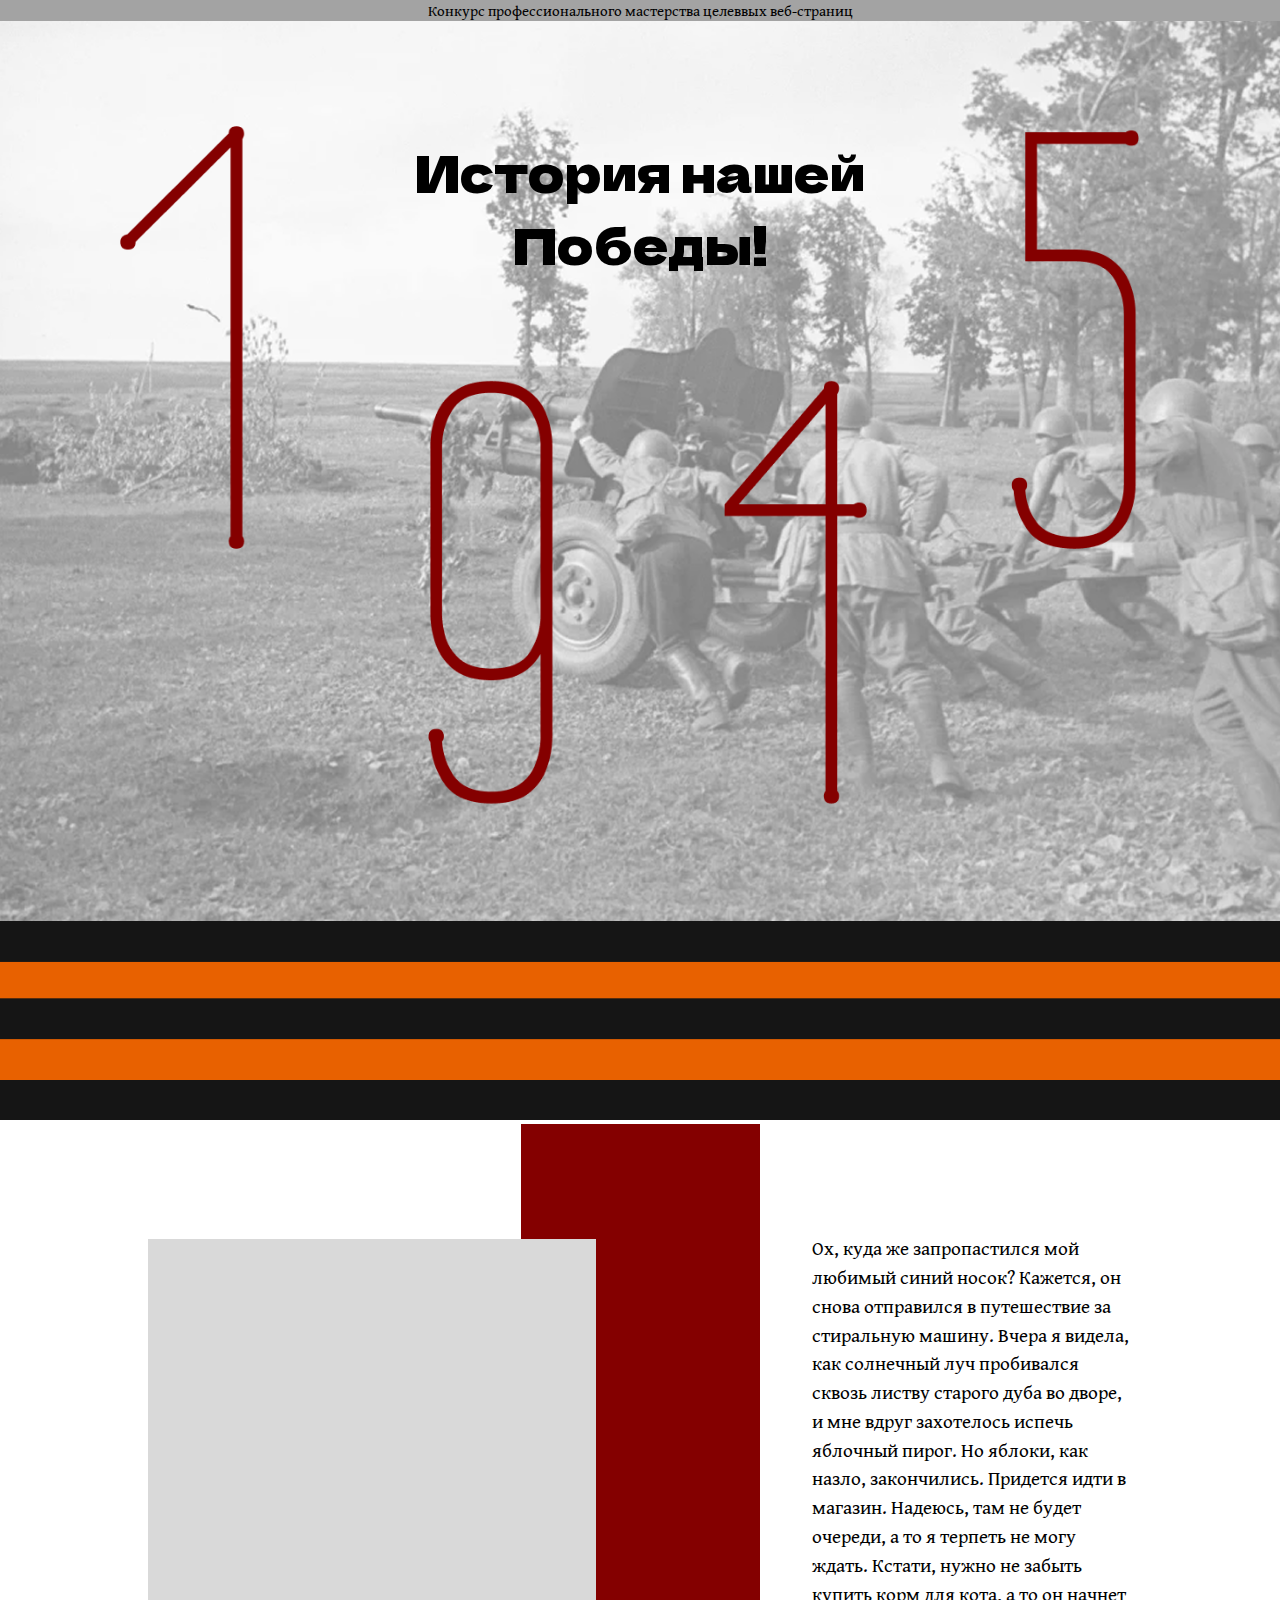
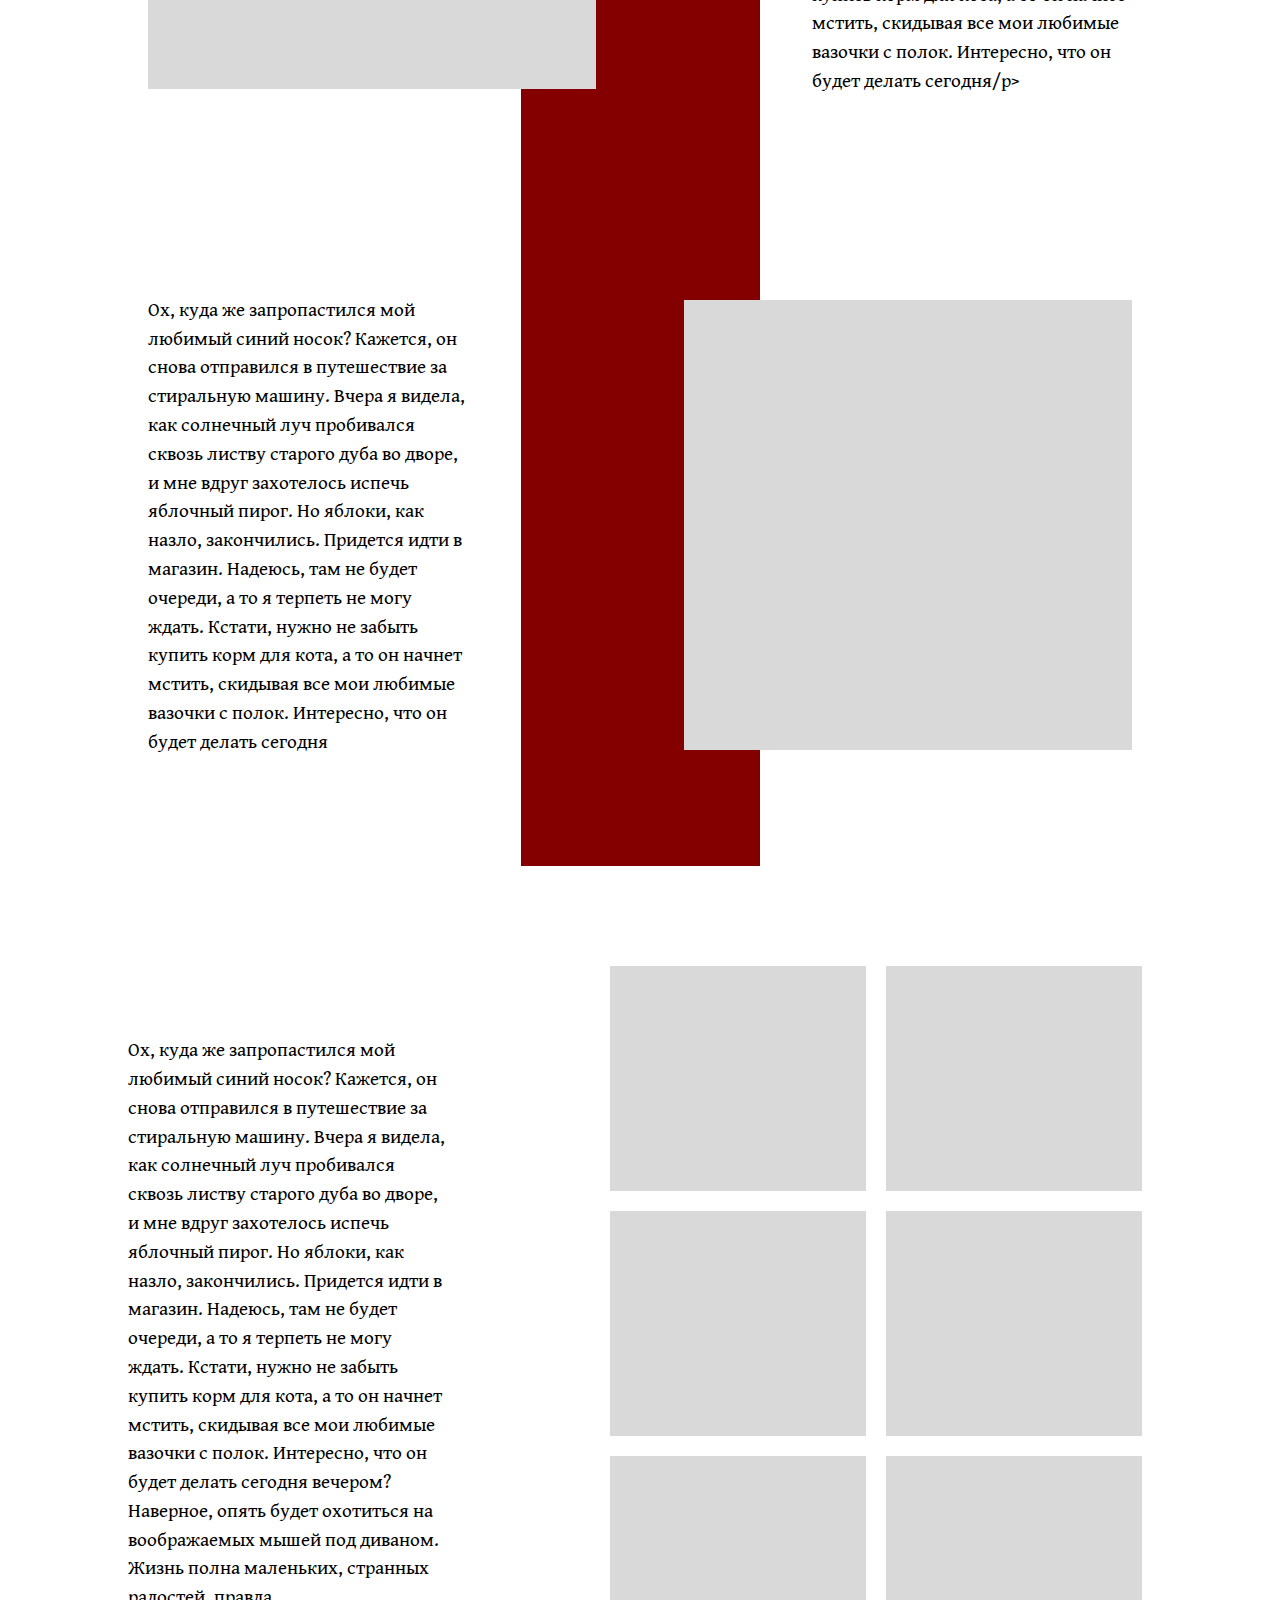
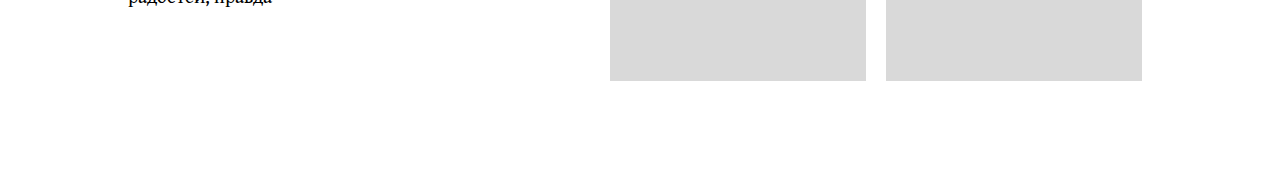
<file: index.html>
<!DOCTYPE html>
<html lang="ru">
<head>
    <meta charset="UTF-8">
    <meta name="viewport" content="width=device-width, initial-scale=1.0">
    <link rel="stylesheet" href="css/style.css">
    <title>конкурс</title>
</head>
<body>
    <header>
        <p class="textheader">Конкурс профессионального мастерства целеввых веб-страниц</p>
    </header>
    <section class="main center">
        <img src="img/numbers.png" alt="" class="numbers">
        <p class="name center">История нашей Победы!</p>
    </section>
    <img src="img/Group 1 (7).png" alt="" class="lenta">
    <section class="first">
        <div class="d-flex card">
            <img src="img/Rectangle 2.png" alt="" class="img">
            <p class="maintext textcontainer">Ох, куда же запропастился мой любимый синий носок? Кажется, он снова отправился в путешествие за стиральную машину. Вчера я видела, как солнечный луч пробивался сквозь листву старого дуба во дворе, и мне вдруг захотелось испечь яблочный пирог. Но яблоки, как назло, закончились. Придется идти в магазин. Надеюсь, там не будет очереди, а то я терпеть не могу ждать. Кстати, нужно не забыть купить корм для кота, а то он начнет мстить, скидывая все мои любимые вазочки с полок. Интересно, что он будет делать сегодня/p>
        </div> 
        <div class="d-flex card">
            <p class="maintext textcontainer">Ох, куда же запропастился мой любимый синий носок? Кажется, он снова отправился в путешествие за стиральную машину. Вчера я видела, как солнечный луч пробивался сквозь листву старого дуба во дворе, и мне вдруг захотелось испечь яблочный пирог. Но яблоки, как назло, закончились. Придется идти в магазин. Надеюсь, там не будет очереди, а то я терпеть не могу ждать. Кстати, нужно не забыть купить корм для кота, а то он начнет мстить, скидывая все мои любимые вазочки с полок. Интересно, что он будет делать сегодня</p>
                <img src="img/Rectangle 2.png" alt="" class="img">
        </div> 
    </section>
    <section class="second">
        <div class="d-flex card">
            <p class="maintext textcontainer">Ох, куда же запропастился мой любимый синий носок? Кажется, он снова отправился в путешествие за стиральную машину. Вчера я видела, как солнечный луч пробивался сквозь листву старого дуба во дворе, и мне вдруг захотелось испечь яблочный пирог. Но яблоки, как назло, закончились. Придется идти в магазин. Надеюсь, там не будет очереди, а то я терпеть не могу ждать. Кстати, нужно не забыть купить корм для кота, а то он начнет мстить, скидывая все мои любимые вазочки с полок. Интересно, что он будет делать сегодня вечером? Наверное, опять будет охотиться на воображаемых мышей под диваном. Жизнь полна маленьких, странных радостей, правда</p>
            <div>
                <div class="d-flex imggal">
                    <img src="img/Rectangle 2.png" alt="" class="gallery">
                    <img src="img/Rectangle 2.png" alt="" class="gallery">
                </div>
                <div class="d-flex imggal">
                    <img src="img/Rectangle 2.png" alt="" class="gallery">
                    <img src="img/Rectangle 2.png" alt="" class="gallery">
                </div>
                <div class="d-flex imggal">
                    <img src="img/Rectangle 2.png" alt="" class="gallery">
                    <img src="img/Rectangle 2.png" alt="" class="gallery">
                </div>
            </div>
        </div>
    </section>
</body>
</html>
</file>
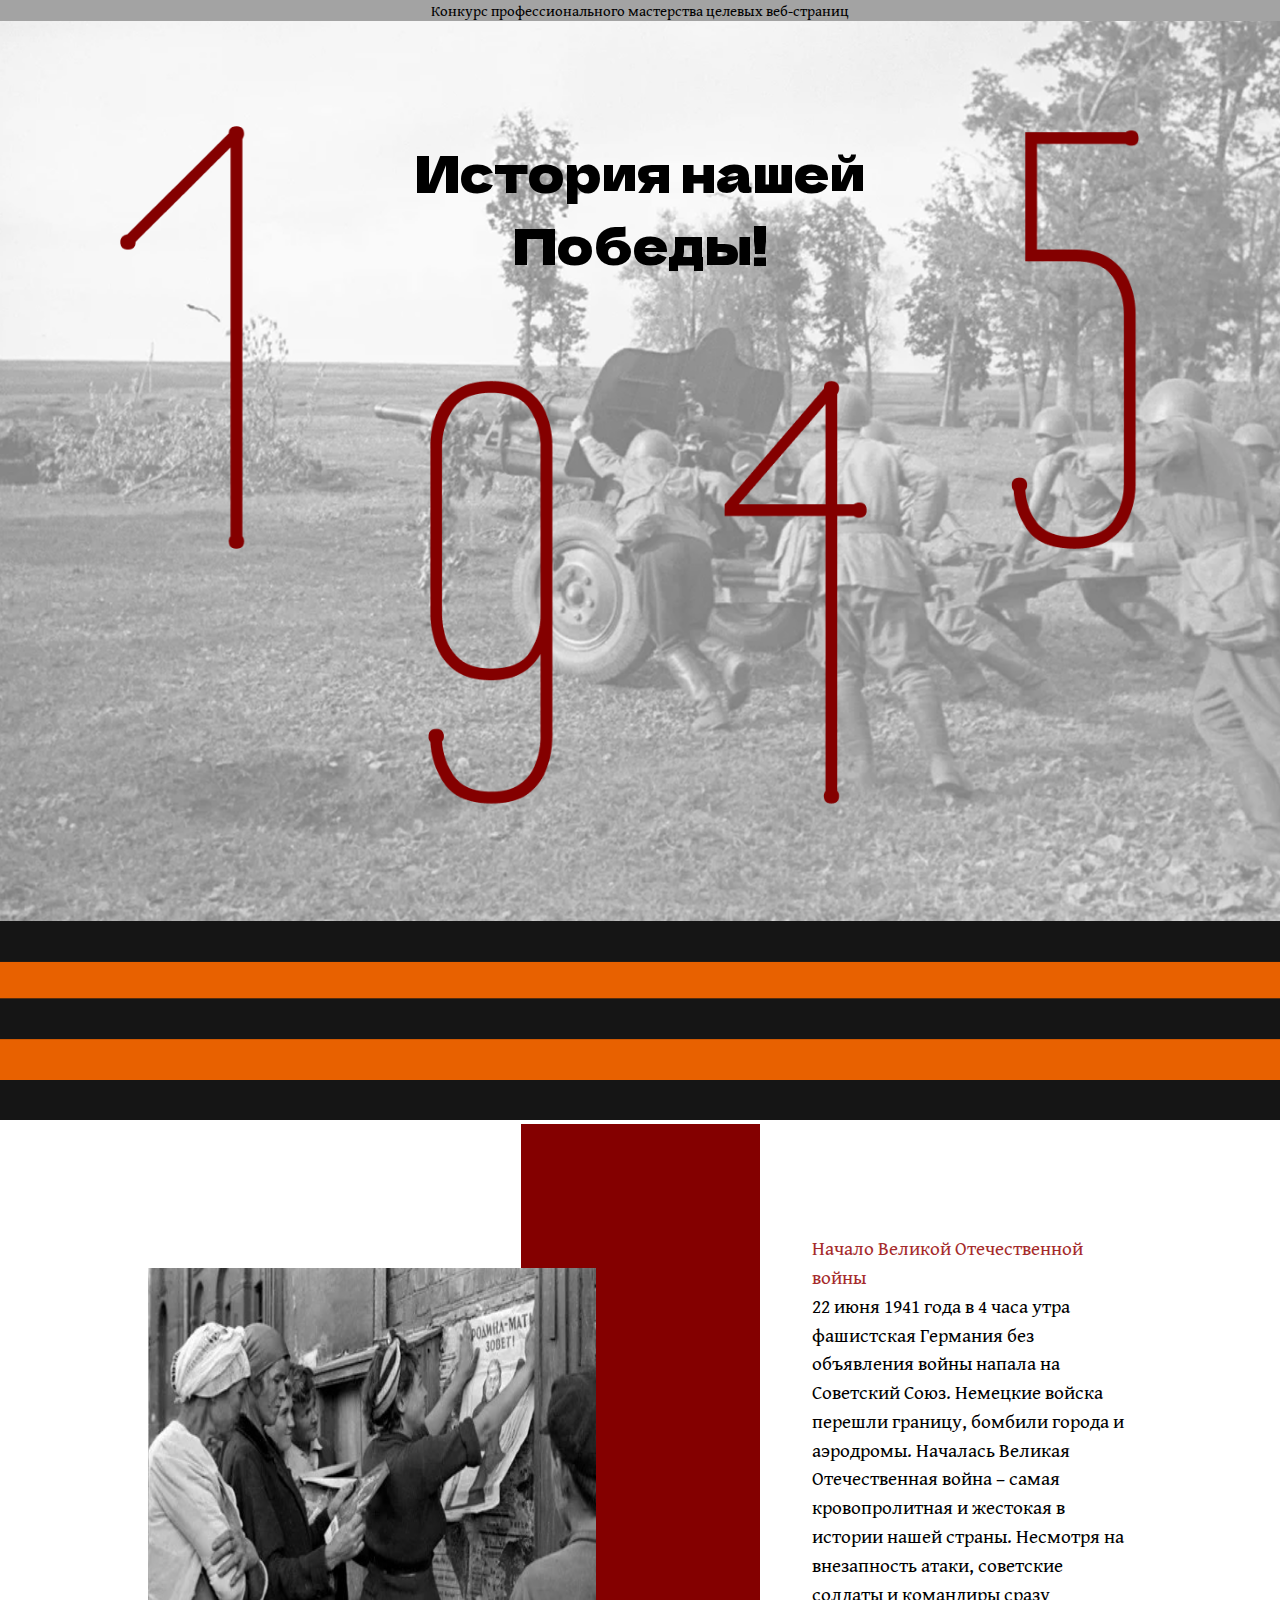
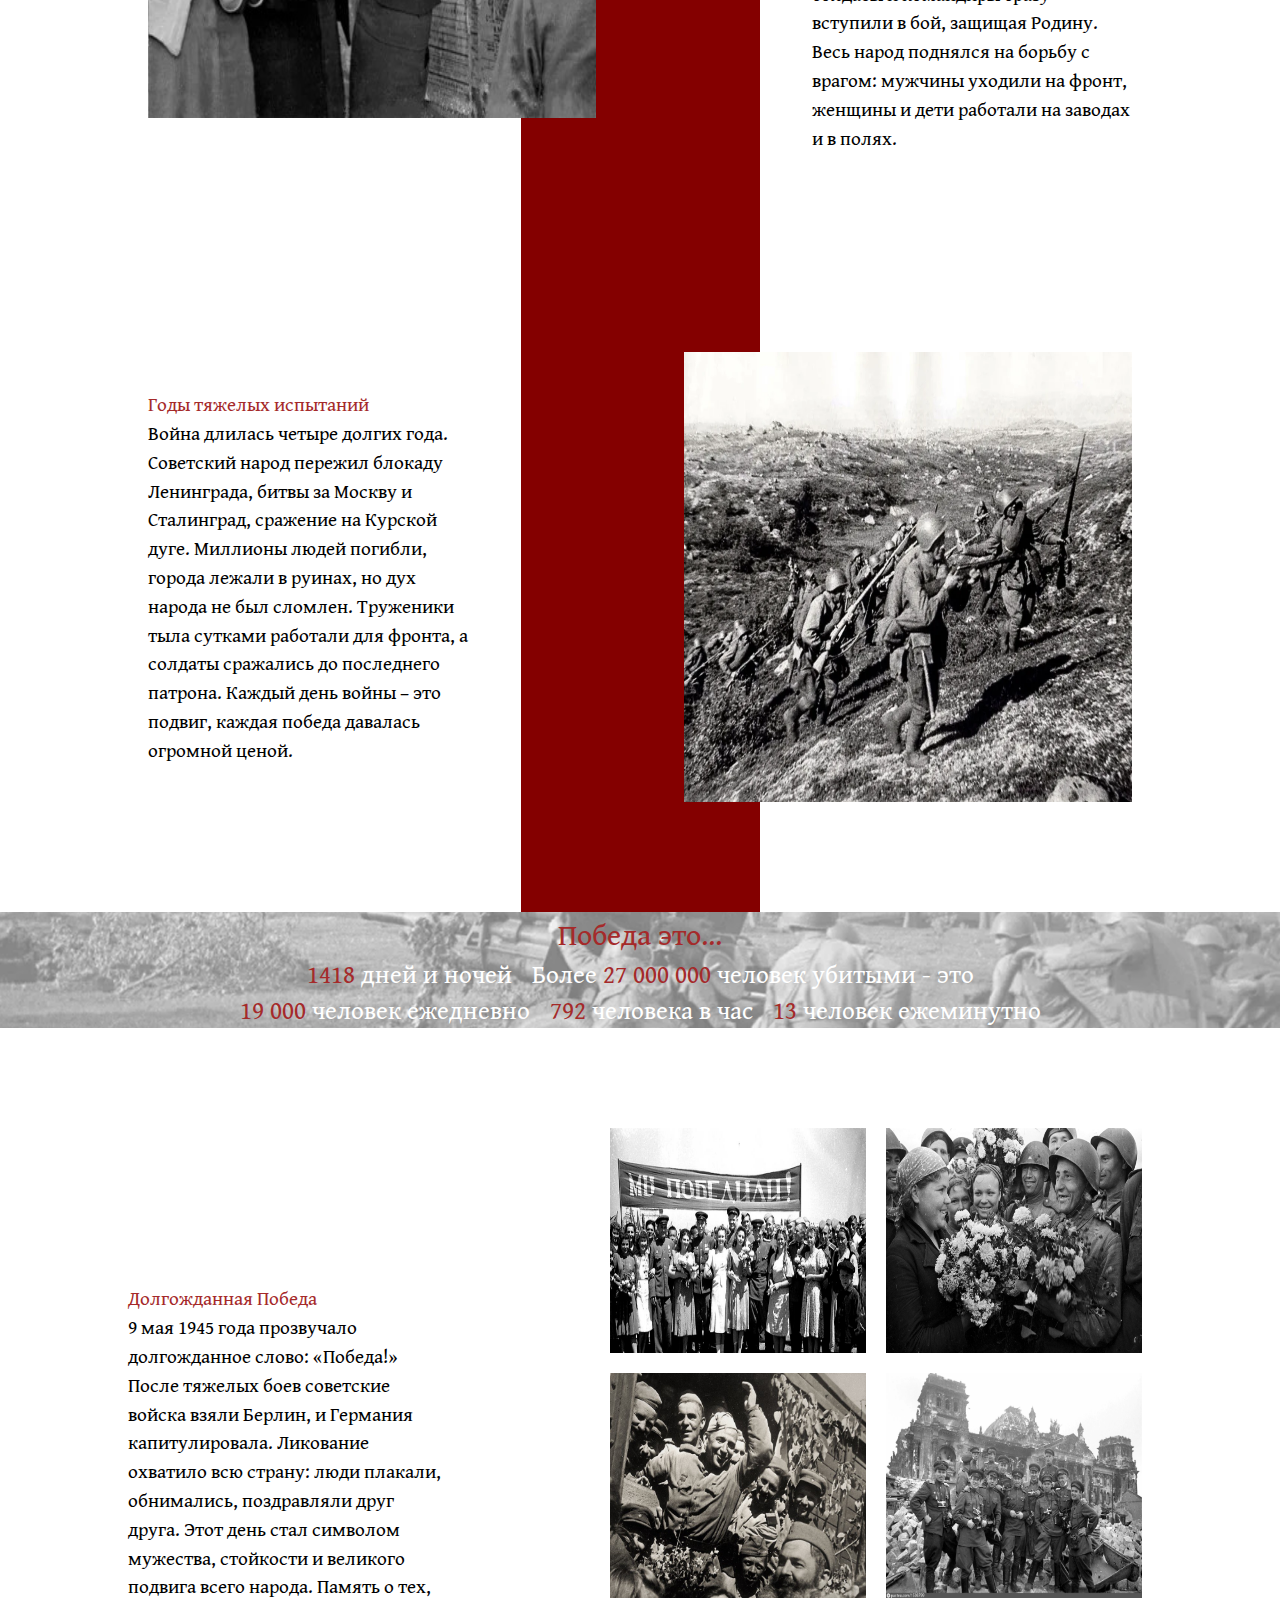
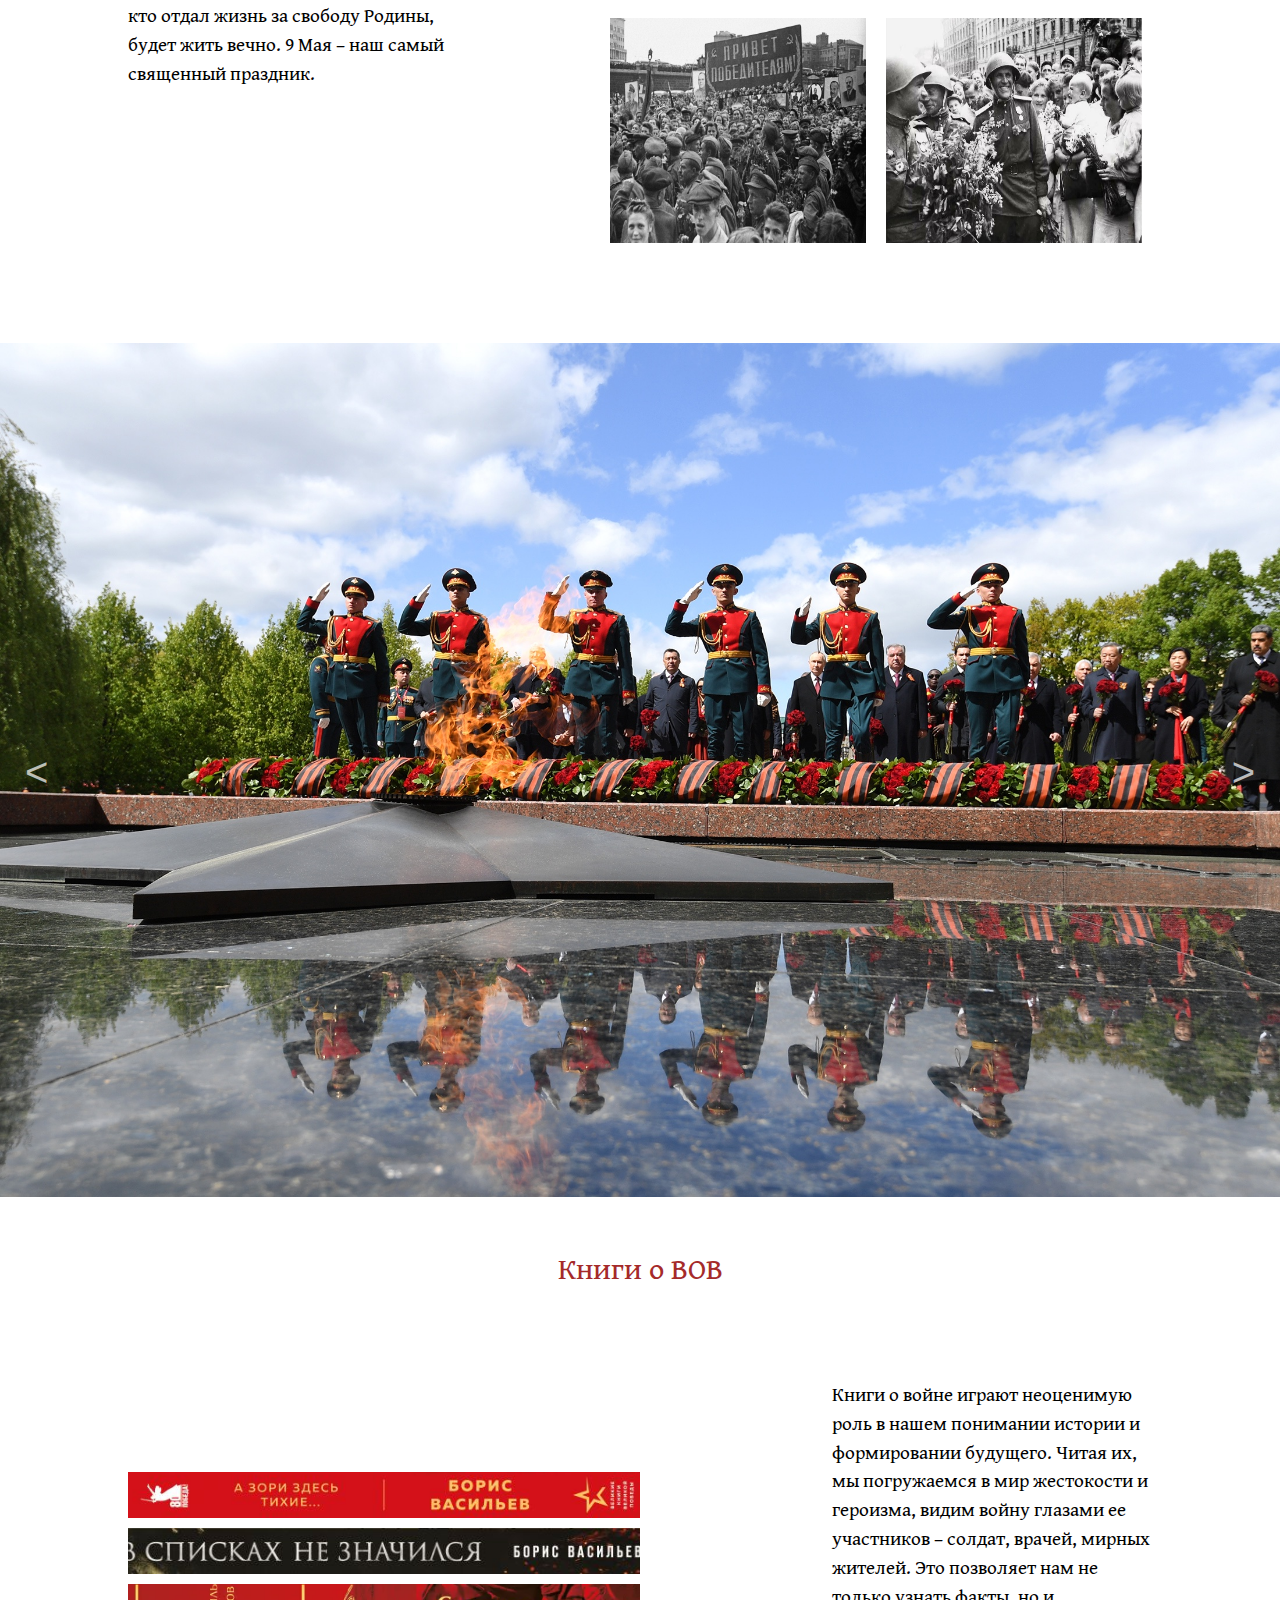
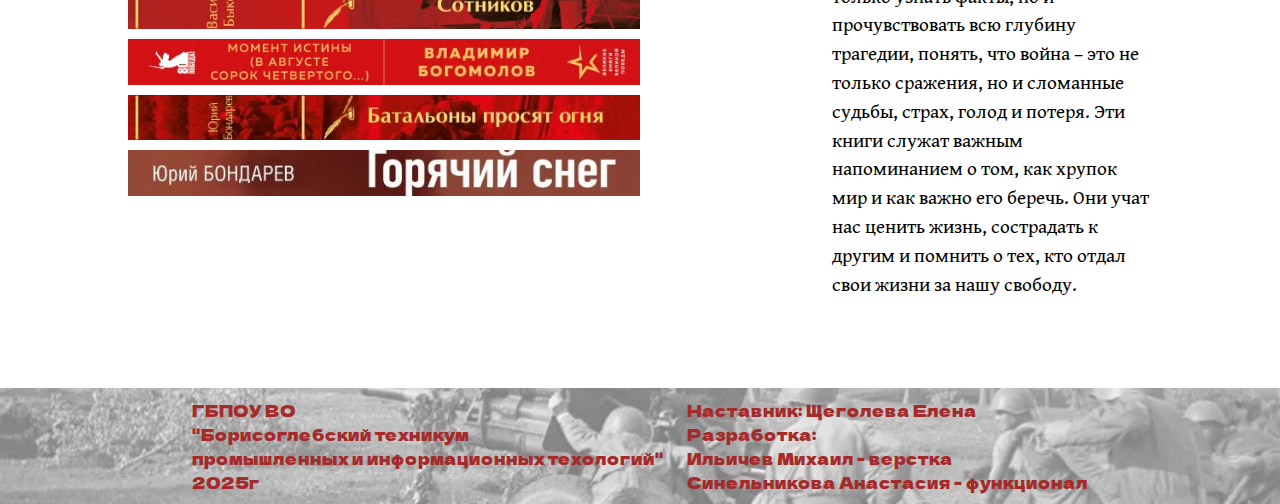
<file: shishov-fest-itog/index.html>
<!DOCTYPE html>
<html lang="ru">
<head>
    <meta charset="UTF-8">
    <meta name="viewport" content="width=device-width, initial-scale=1.0">
    <link rel="stylesheet" href="css/style.css">
    <title>конкурс</title>
</head>
<body>
    <header>
        <p class="textheader">Конкурс профессионального мастерства целевых веб-страниц</p>
    </header>
    <section class="main center">
        <img src="img/numbers.png" alt="" class="numbers">
        <p class="name center">История нашей Победы!</p>
    </section>
    <img src="img/Group 1 (7).png" alt="" class="lenta">
    <section class="first">
        <div class="d-flex card">
            <img src="img/nachalovov.jpg" alt="" class="img">
            <p class="maintext textcontainer"><span class="red">Начало Великой Отечественной войны</span><br>22 июня 1941 года в 4 часа утра фашистская Германия без объявления войны напала на Советский Союз. Немецкие войска перешли границу, бомбили города и аэродромы. Началась Великая Отечественная война – самая кровопролитная и жестокая в истории нашей страны. Несмотря на внезапность атаки, советские солдаты и командиры сразу вступили в бой, защищая Родину. Весь народ поднялся на борьбу с врагом: мужчины уходили на фронт, женщины и дети работали на заводах и в полях.</p>
        </div> 
        <div class="d-flex card">
            <p class="maintext textcontainer"><span class="red">Годы тяжелых испытаний</span><br>Война длилась четыре долгих года. Советский народ пережил блокаду Ленинграда, битвы за Москву и Сталинград, сражение на Курской дуге. Миллионы людей погибли, города лежали в руинах, но дух народа не был сломлен. Труженики тыла сутками работали для фронта, а солдаты сражались до последнего патрона. Каждый день войны – это подвиг, каждая победа давалась огромной ценой.</p>
                <img src="img/vov.png" alt="" class="img">
        </div> 
    </section>
    <section class="pobeda center">
        <p class="textheader tbook center">Победа это...</p>
        <div class="d-flex center"> 
            <p class="maintext tp white"><span class="red">1418</span> дней и ночей</p>
            <p class="maintext tp white">Более <span class="red">27 000 000</span> человек убитыми - это</p>
        </div>
        <div class="d-flex center"> 
            <p class="maintext tp white"><span class="red">19 000</span> человек ежедневно</p>
            <p class="maintext tp white"><span class="red">792</span> человека в час</p>
            <p class="maintext tp white"><span class="red">13</span> человек ежеминутно</p>
        </div>
    </section>
    <section class="second">
        <div class="d-flex card">
            <p class="maintext textcontainer"><span class="red">Долгожданная Победа</span><br>9 мая 1945 года прозвучало долгожданное слово: «Победа!» После тяжелых боев советские войска взяли Берлин, и Германия капитулировала. Ликование охватило всю страну: люди плакали, обнимались, поздравляли друг друга. Этот день стал символом мужества, стойкости и великого подвига всего народа. Память о тех, кто отдал жизнь за свободу Родины, будет жить вечно. 9 Мая – наш самый священный праздник.</p>
            <div>
                <div class="d-flex imggal">
                    <img src="img/pobeda.jpg" alt="" class="gallery">
                    <img src="img/pobeda1.png" alt="" class="gallery">
                </div>
                <div class="d-flex imggal">
                     <img src="img/pobeda3.jpg" alt="" class="gallery">
                    <img src="img/pobeda4.jpg" alt="" class="gallery">
                </div>
                <div class="d-flex imggal">
                     <img src="img/pobeda5.jpg" alt="" class="gallery">
                    <img src="img/pobeda2.jpg" alt="" class="gallery">
                </div>
            </div>
        </div>
    </section>
            <section class="inf">
            <div class="slider" id="slider">
        <div class="slide" style="display: block;">
            <img src="img/slide1.jpg" alt="Image 1">
        </div>
        <div class="slide">
            <img src="img/slide2.jpg" alt="Image 2">
        </div>
        <div class="slide">
            <img src="img/slide3.jfif" alt="Image 3">
        </div>
        <div class="slide">
            <img src="img/slide.jpg" alt="Image 3">
        </div>
        <div class="slide">
            <img src="img/slide5.jpg" alt="Image 3">
        </div>
        <button id="prev" class="skip"><</button>
        <button id="next"class="skip">></button>
        </div>
        </div>
            </section>
    <!-- книги -->
    <section class="books">
        <p class="textheader tbook center top">Книги о ВОВ</p>
        <div class="d-flex card">
            <div class="booklist">
                <div class="book" id="book1"></div>
                <div class="book" id="book2"></div>
                <div class="book" id="book3"></div>
                <div class="book" id="book4"></div>
                <div class="book" id="book5"></div>
                <div class="book" id="book6"></div>
            </div>
            <div class="textcontainer">
                <p class="maintext" id="bookText">Книги о войне играют неоценимую роль в нашем понимании истории и формировании будущего. Читая их, мы погружаемся в мир жестокости и героизма, видим войну глазами ее участников – солдат, врачей, мирных жителей. Это позволяет нам не только узнать факты, но и прочувствовать всю глубину трагедии, понять, что война – это не только сражения, но и сломанные судьбы, страх, голод и потеря.
                   Эти книги служат важным напоминанием о том, как хрупок мир и как важно его беречь. Они учат нас ценить жизнь, сострадать к другим и помнить о тех, кто отдал свои жизни за нашу свободу. </p>
              </div>
        </div>
    </section>
    <footer>
        <div class="d-flex justify">
            <div>
                <p class="contact">ГБПОУ ВО <br> "Борисоглебский техникум <br>промышленных и информационных техологий" <br>2025г</p>
            </div>
            <div>
                <p class="contact">Наставник: Щеголева Елена</p>
                <p class="contact">Разработка:<br>
                Ильичев Михаил - верстка<br>
                Синельникова Анастасия - функционал</p>
            </div>
        </div>
        
        
    </footer>
    <script src="js/script.js"></script>
</body>
</html>
</file>
<file: css/style.css>
*{
    margin: 0;
    padding: 0;
}
@font-face {
    font-family: "maintext";
    src: url(../fonts/GentiumBookPlus-Regular.ttf);
}
@font-face {
    font-family: "zagtext";
    src: url(../fonts/DelaGothicOne-Regular.ttf);
}
.maintext{
    font-family: "maintext";
}
.center{
    text-align: center;
}
.d-flex{
    display: flex;
}
.top{
    margin-top: 5vh;
}
header{
    text-align: center;
    background-color: rgb(163, 163, 163);
}
.textheader{
    font-family: "maintext";
    font-size: 20px;
}
.zag{
    font-family: "zagtext";
    font-size: 50px;
}
.main{
    height: 100vh;
    background-repeat: no-repeat;
    background-size: cover;
    background-image: url(../img/i\ 2.png);

}
.name{
    position: absolute; 
    top: 15%; 
    padding: 0 350px;
    font-family: "zagtext"; 
    font-size: 70px;     
}
.numbers{
    height: 100vh;
}
.lenta{
    width: 100%;
}

.first{
    background-image: url(../img/Rectangle\ 5.png);
    background-position: center;
    background-repeat: repeat-y;
    height: auto;
}
.card{
    padding: 10vh 10vw;
}
.textcontainer{
    width: 25vw;
   
}
.img{
    width: 45vw;
    height: 50vh;
}
.first {
    display: flex;
    flex-direction: column;
    gap: 20px;
    padding: 20px;
}

.card {
    display: flex;
    align-items: center;
    justify-content: space-between;
    padding: 10vh 10vw;
    gap: 40px;
}

.textcontainer {
    width: 25vw;
    font-size: 1.2rem;
    line-height: 1.5;
}

.img {
    width: 35vw;
    height: 50vh;
    /* object-fit: cover; */
}
.gallery{
    width: 20vw;
    height: 25vh;
    margin: 10px;
}
/* Для мобильных устройств можно добавить медиа-запрос */
@media (max-width: 768px) {
    .card {
        flex-direction: column;
        padding: 5vh 5vw;
    }
    
    .textcontainer, .img {
        width: 100%;
    }
    
    .img {
        height: 30vh;
    }
    .first{
        background-image: url();
        background-position: center;
        background-repeat: repeat-y;
    }
}

@media (max-width: 1400px) {
    .textheader{
        font-family: "maintext";
        font-size: 15px;
    }
    .zag{
        font-family: "zagtext";
        font-size: 30px;
    }
    .main{
        height: 100vh;
        background-repeat: no-repeat;
        background-size: cover;
        background-image: url(../img/i\ 2.png);
    
    }
    .name{
        position: absolute; 
        top: 15%; 
        padding: 0 350px;
        font-family: "zagtext"; 
        font-size: 50px;     
    }
   
}
@media (max-width: 1100px) {
    .textheader{
        font-family: "maintext";
        font-size: 15px;
    }
    .zag{
        font-family: "zagtext";
        font-size: 30px;
    }
    .main{
        height: 80vh;
        background-repeat: no-repeat;
        background-size: cover;
        background-image: url(../img/i\ 2.png);
    
    }
    .name{
        position: absolute; 
        top: 10%; 
        padding: 0 250px;
        font-family: "zagtext"; 
        font-size: 35px;     
    }
    .numbers{
        width: 90vw; 
        height: 60vh;
       
    }
    .card {
        flex-direction: column;
        padding: 5vh 5vw;
    }
    
    .textcontainer, .img {
        width: 100%;
    }
    
    .img {
        height: 30vh;
    }
    .first{
        background-image: url();
        background-position: center;
        background-repeat: repeat-y;
        height: auto;
    }
    .gallery{
        width: 40vw;
        height: 25vh;
        margin: 10px;
    }
}
@media (max-width: 760px) {
    .textheader .textcontainer{
        font-family: "maintext";
        font-size: 10px;
    }
    .imggal{
        flex-direction: column;
    }
    .gallery{
        width:70vw;
        height: 25vh;
        margin: 10px;
    }
    .numbers{
        width: 90vw;
        height: 50vh;
    }
    .zag{
        font-family: "zagtext";
        font-size: 15px;
    }
    .main{
        height: 50vh;
        background-repeat: no-repeat;
        background-size: cover;
        background-image: url(../img/i\ 2.png);
    
    }
    .name{
        position: absolute; 
        top: 10%; 
        padding: 0 200px;
        font-family: "zagtext"; 
        font-size: 25px;     
    }
    .lenta{
        height: 10vh;
    }
    .first{
        background-image: url();
        background-position: center;
        background-repeat: repeat-y;
        height: auto;
    }
}
@media (max-width: 560px) {
    .textheader{
        font-family: "maintext";
        font-size: 10px;
    }
    .zag{
        font-family: "zagtext";
        font-size: 15px;
    }
    .main{
        height: 50vh;
        background-repeat: no-repeat;
        background-size: cover;
        background-image: url(../img/i\ 2.png);
    
    }
    .name{
        position: absolute; 
        top: 10%; 
        padding: 0 20vw;
        font-family: "zagtext"; 
        font-size: 20px;     
    }
    .numbers{
        width: 90vw;
        height: 50vh;
    }
    .lenta{
        height: 10vh;
    }
    .first{
        background-image: url();
        background-position: center;
        background-repeat: repeat-y;
        height: auto;
    }
}
</file>
<file: shishov-fest-itog/css/style.css>
*{
    margin: 0;
    padding: 0;
}
@font-face {
    font-family: "maintext";
    src: url(../fonts/GentiumBookPlus-Regular.ttf);
}
@font-face {
    font-family: "zagtext";
    src: url(../fonts/DelaGothicOne-Regular.ttf);
}
.maintext{
    font-family: "maintext";
}
.center{
    text-align: center;
    justify-content: center;
}
.d-flex{
    display: flex;
}
.top{
    margin-top: 5vh;
}
header{
    text-align: center;
    background-color: rgb(163, 163, 163);
}
.textheader{
    font-family: "maintext";
    font-size: 20px;
}
.zag{
    font-family: "zagtext";
    font-size: 50px;
}
.main{
    height: 100vh;
    background-repeat: no-repeat;
    background-size: cover;
    background-image: url(../img/i\ 2.png);
}

.contact{
    font-family: "zagtext";
    color: brown;
}
footer{
    background-size: 100% auto; 
    background-repeat: no-repeat;
    background-position: center;
    background-image: url(../img/i\ 2.png);
    padding: 10px 15vw;
}
.name{
    position: absolute; 
    top: 15%; 
    padding: 0 30%;
    font-family: "zagtext"; 
    font-size: 70px;     
}
.numbers{
    height: 100vh;
    
}

.lenta{
    width: 100%;
}

.first{
    background-image: url(../img/Rectangle\ 5.png);
    background-position: center;
    background-repeat: repeat-y;
    height: auto;
}
.card{
    padding: 10vh 10vw;
}
.textcontainer{
    width: 25vw;
   
}
.img{
    width: 45vw;
    height: 50vh;
    transition: transform 0.3s ease;
}
.img:hover{
    transform: scale(1.1);
}
.first {
    display: flex;
    flex-direction: column;
    gap: 20px;
    padding: 20px;
}

.card {
    display: flex;
    align-items: center;
    justify-content: space-between;
    padding: 10vh 10vw;
    gap: 40px;
}
.pobeda{
    background-image: url(../img/i\ 2.png);
    background-size: 100% auto; 
    background-repeat: no-repeat;
    background-position: center;
}
.textcontainer {
    width: 25vw;
    font-size: 1.2rem;
    line-height: 1.5;
}
.tp{
    margin: 0 10px;
    font-size: 25px;
}
.img {
    width: 35vw;
    height: 50vh;
    /* object-fit: cover; */
}
.gallery{
    width: 20vw;
    height: 25vh;
    margin: 10px;
    transition: transform 0.3s ease;
}
.gallery:hover{
    transform: scale(1.1);
}
.tbook{
    color: brown;
    font-size: 35px;
}
/* изображения для книг */
#book1{
    background-image: url(../img/book1.png);
    background-color: brown;
    background-size: cover;
}
#book2{
    background-image: url(../img/book2.jpg);
    background-color: rgb(72, 53, 53);
    background-size: cover;
}
#book3{
    background-image: url(../img/book3.1.png);
    background-color: rgb(107, 9, 9);
    background-size: cover;
}
#book4{
    background-image: url(../img/book4.png);
    background-color: rgb(107, 9, 9);
    background-size: cover;
}
#book5{
    background-image: url(../img/book5.jpg);
    background-color: rgb(107, 9, 9);
    background-size: cover;
}
#book6{
    background-image: url(../img/book6.jpg);
    background-color: rgb(107, 9, 9);
    background-size: cover;
}
.book{
  
    background-repeat: no-repeat;  
    background-position: center;
    height: auto;
    padding: 10px 0;
    width: 40vw;
    height: 2vw;
    margin-bottom: 10px;
    transition: transform 0.3s ease;
   }
   .white{
    color: white;
   }
   .red{
    color: brown;
   }
   .book:hover{
    transform: scale(1.1);
   }
   .justify{
    justify-content: space-between;
   }
/* Для мобильных устройств можно добавить медиа-запрос */
@media (max-width: 768px) {
    .card {
        flex-direction: column;
        padding: 5vh 5vw;
    }
    
    .textcontainer, .img {
        width: 100%;
    }
    
    .img {
        height: 30vh;
    }
    .first{
        background-image: url();
        background-position: center;
        background-repeat: repeat-y;
    }
 
}

@media (max-width: 1400px) {
    .textheader{
        font-family: "maintext";
        font-size: 15px;
    }
    .zag{
        font-family: "zagtext";
        font-size: 30px;
    }
    .main{
        height: 100vh;
        background-repeat: no-repeat;
        background-size: cover;
        background-image: url(../img/i\ 2.png);
    
    }
    .name{
        position: absolute; 
        top: 15%; 
        padding: 0 350px;
        font-family: "zagtext"; 
        font-size: 50px;     
    }
   
    .tbook{
        color: brown;
        font-size: 30px;
    }
}
@media (max-width: 1100px) {
    .textheader{
        font-family: "maintext";
        font-size: 15px;
    }
    .zag{
        font-family: "zagtext";
        font-size: 30px;
    }
    .main{
        height: 80vh;
        background-repeat: no-repeat;
        background-size: cover;
        background-image: url(../img/i\ 2.png);
    
    }
    .name{
        position: absolute; 
        top: 10%; 
        padding: 0 250px;
        font-family: "zagtext"; 
        font-size: 35px;     
    }
    .numbers{
        width: 90vw; 
        height: 60vh;
       
    }
    .card {
        flex-direction: column;
        padding: 5vh 5vw;
    }
    
    .textcontainer, .img {
        width: 100%;
    }
    
    .img {
        height: 30vh;
    }
    .first{
        background-image: url();
        background-position: center;
        background-repeat: repeat-y;
        height: auto;
    }
    .gallery{
        width: 40vw;
        height: 25vh;
        margin: 10px;
    }
    .tbook{
        color: brown;
        font-size: 25px;
    }
    .book{
  
        background-repeat: no-repeat;  
        background-position: center;
        height: auto;
        padding: 10px 0;
        width: 70vw;
        height: 2vw;
        margin-bottom: 10px;
        transition: transform 0.3s ease;
       }
}
@media (max-width: 760px) {
    .textheader .textcontainer{
        font-family: "maintext";
        font-size: 10px;
    }
    .imggal{
        flex-direction: column;
    }
    .gallery{
        width:70vw;
        height: 25vh;
        margin: 10px;
    }
    .numbers{
        width: 90vw;
        height: 50vh;
    }
    .zag{
        font-family: "zagtext";
        font-size: 15px;
    }
    .main{
        height: 50vh;
        background-repeat: no-repeat;
        background-size: cover;
        background-image: url(../img/i\ 2.png);
    
    }
    .name{
        position: absolute; 
        top: 10%; 
        padding: 0 200px;
        font-family: "zagtext"; 
        font-size: 25px;     
    }
    .lenta{
        height: 10vh;
    }
    .first{
        background-image: url();
        background-position: center;
        background-repeat: repeat-y;
        height: auto;
    }
    .tbook{
        color: brown;
        font-size: 20px;
    }
    .book{
  
        background-repeat: no-repeat;  
        background-position: center;
        height: auto;
        padding: 10px 0;
        width: 70vw;
        height: 2vw;
        margin-bottom: 10px;
        transition: transform 0.3s ease;
       }
          .tp{
    margin: 0 10px;
    font-size: 25px;
}
  .slider {
        height: 300px;
        }
}
@media (max-width: 560px) {
    .textheader{
        font-family: "maintext";
        font-size: 10px;
    }
    .zag{
        font-family: "zagtext";
        font-size: 15px;
    }
    .main{
        height: 50vh;
        background-repeat: no-repeat;
        background-size: cover;
        background-image: url(../img/i\ 2.png);
    
    }
    .name{
        position: absolute; 
        top: 10%; 
        padding: 0 20vw;
        font-family: "zagtext"; 
        font-size: 20px;     
    }
    .numbers{
        width: 90vw;
        height: 50vh;
    }
    .lenta{
        height: 10vh;
    }
    .first{
        background-image: url();
        background-position: center;
        background-repeat: repeat-y;
        height: auto;
    }
    .tbook{
        color: brown;
        font-size: 20px;
    }
    .book{
  
        background-repeat: no-repeat;  
        background-position: center;
        height: auto;
        padding: 10px 0;
        width: 70vw;
        height: 2vw;
        margin-bottom: 10px;
        transition: transform 0.3s ease;
       }
          .tp{
    margin: 0 10px;
    font-size: 10px;
}
  .slider {
        height: 300px;
        }
}
@media (max-width: 325px) {
    .textheader{
        font-family: "maintext";
        font-size: 10px;
    }
    .zag{
        font-family: "zagtext";
        font-size: 15px;
    }
    .main{
        height: 50vh;
        background-repeat: no-repeat;
        background-size: cover;
        background-image: url(../img/i\ 2.png);
    
    }
    .name{
        position: absolute; 
        top: 10%; 
        padding: 0 20vw;
        font-family: "zagtext"; 
        font-size: 20px;     
    }
    .numbers{
        width: 90vw;
        height: 50vh;
    }
    .lenta{
        height: 10vh;
    }
    .first{
        background-image: url();
        background-position: center;
        background-repeat: repeat-y;
        height: auto;
    }
    .tbook{
        color: brown;
        font-size: 15px;
    }
    .book{
  
        background-repeat: no-repeat;  
        background-position: center;
        height: auto;
        padding: 10px 0;
        width: 70vw;
        height: 2vw;
        margin-bottom: 10px;
        transition: transform 0.3s ease;
       }
          .tp{
        margin: 0 10px;
        font-size: 15px;
        }
        .white{
            font-size: 10px;
        }
        .slide {
        height: 300px;
        }
}

.text3{
    font-size: 200%;
    text-shadow: 2px 2px 2px black;
}

.slider {
  overflow: hidden;
  position: relative;
}

.slide {
  width: 100%;
  display: none;
  position: relative; 
}

.slide img {
  width: 100%;
  height: 100%;
  object-fit: cover;
}
.slide p {
    position: absolute;
    top: 10px;
    left: 10px;
    padding: 20px 20% 5px 20px; 
  }
#slider button {
  position: absolute;
  top: 50%;
  transform: translateY(-50%);
  background-color: rgba(0, 0, 0, 0);

  border: none;
  padding: 10px 15px;
  cursor: pointer;
  z-index: 1;
  opacity: 0.7;
  font-size: 40px;
}

.skip{
    color: rgb(255, 255, 255);
}
#slider button:hover {
  opacity: 1;
}

#prev {
  left: 10px;
}

#next {
  right: 10px;
}
</file>
